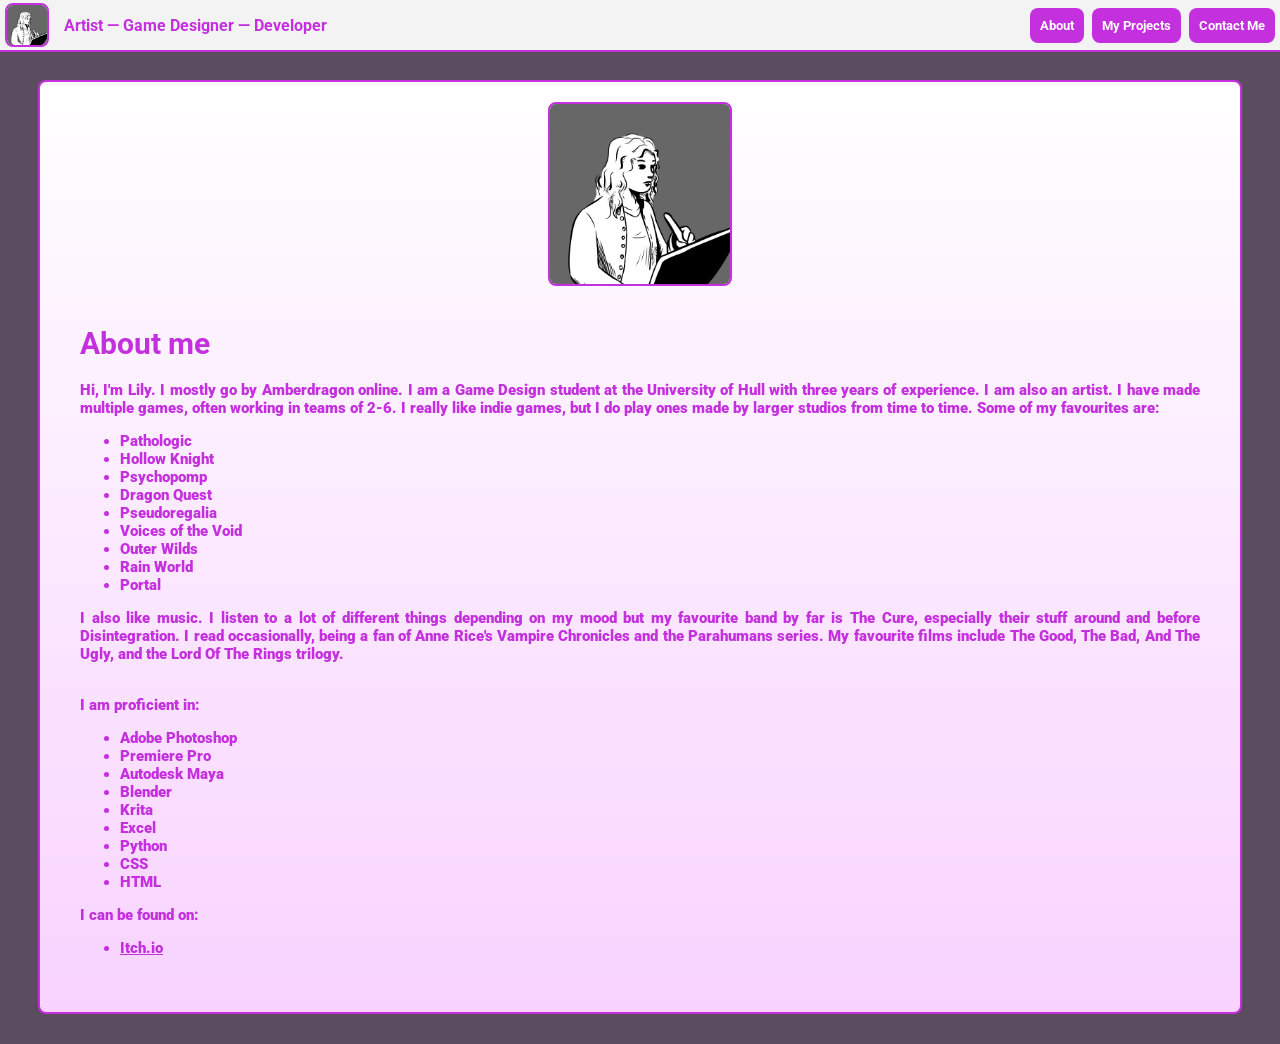
<file: about.html>
<!DOCTYPE html>

<head>
    <title>Lily Flaherty</title>
    <link rel="stylesheet" href="Styles/general.css">
    <link rel="preconnect" href="https://fonts.googleapis.com">
<link rel="preconnect" href="https://fonts.gstatic.com" crossorigin>
  <link href="https://fonts.googleapis.com/css2?family=Roboto:ital,wght@0,100..900;1,100..900&display=swap" rel="stylesheet">
</head>

<body>
    <header>
        <div class="header-bar">
            <div class="header-bar-left">
                <img src="Images/self-portrait.png">
                <p>
                    Artist — Game Designer — Developer
                </p>
            </div>
            <div class="header-bar-right">
                <a href="about.html">
                    <button>
                        <p class="header-button">
                            About 
                        </p>
                    </button>
                </a>
                <a href="projects.html">
                    <button>
                        <p class="header-button">
                            My Projects 
                        </p>
                    </button>
                </a>
                <a href="contact.html">
                    <button>
                        <p class="header-button">
                            Contact Me  
                        </p>
                    </button>
                </a>
            </div>
        </div>
    </header>
    <div class="about-container-border-container">
        <div class="about-container">
            <img src="Images/self-portrait.png" class="about-image">
            <div class="about-content-text">
                <h1>
                    About me
                </h1>
                <p>
                    Hi, I'm Lily. I mostly go by Amberdragon online. I am a Game Design student at the University of Hull with three years of experience. I am also an artist. 
                    I have made multiple games, often working in teams of 2-6. 
                    I really like indie games, but I do play ones made by larger studios from time to time. Some of my favourites are:
                    <ul>
                        <li>Pathologic</li>
                        <li>Hollow Knight</li>
                        <li>Psychopomp</li>
                        <li>Dragon Quest</li>
                        <li>Pseudoregalia</li>
                        <li>Voices of the Void</li>
                        <li>Outer Wilds</li>
                        <li>Rain World</li>
                        <li>Portal</li>
                    </ul>
                    I also like music. I listen to a lot of different things depending on my mood but my favourite band by far is The Cure, especially their stuff around and before Disintegration. I read occasionally, being a fan of Anne Rice's Vampire Chronicles and the Parahumans series. My favourite films include The Good, The Bad, And The Ugly, and the Lord Of The Rings trilogy.
                </p><br>
                    I am proficient in:
                    <ul>
                        <li>Adobe Photoshop</li>
                        <li>Premiere Pro</li>
                        <li>Autodesk Maya</li>
                        <li>Blender</li>
                        <li>Krita</li>
                        <li>Excel</li>
                        <li>Python</li>
                        <li>CSS</li>
                        <li>HTML</li>
                    </ul>
                    <p>I can be found on:</p>
                </p>
                <ul>
                    <li ><a href="https://amberdragon6666.itch.io/" class="about-link">Itch.io</a></li>
                </ul>
            </div>
        </div>
    </div>
</body>
</file>
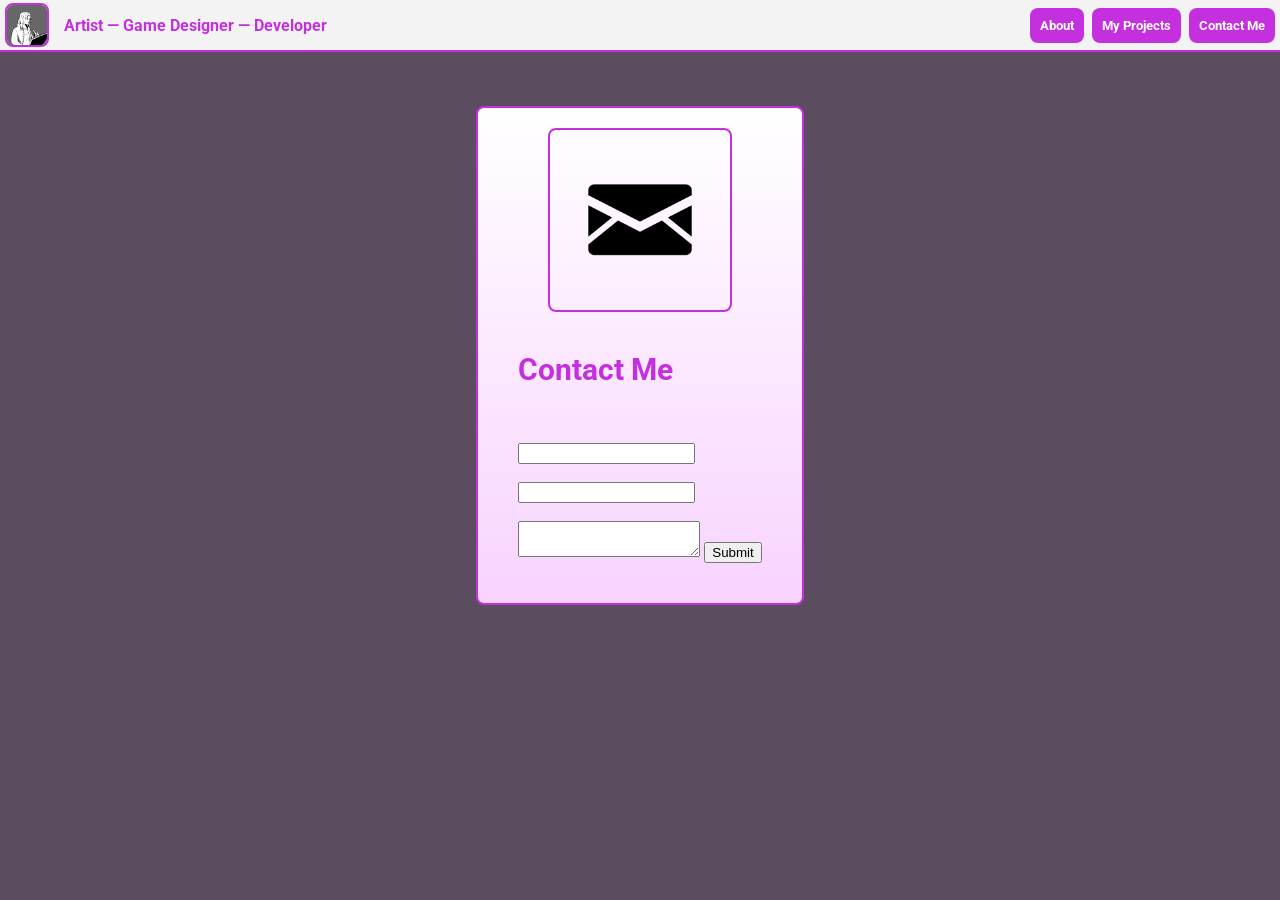
<file: contact.html>
<!DOCTYPE html>

<head>
    <title>Lily Flaherty</title>
    <link rel="stylesheet" href="Styles/general.css">
  <link rel="preconnect" href="https://fonts.googleapis.com">
  <link rel="preconnect" href="https://fonts.gstatic.com" crossorigin>
  <link href="https://fonts.googleapis.com/css2?family=Roboto:ital,wght@0,100..900;1,100..900&display=swap" rel="stylesheet">crossorigin>

<body>
    <header>
        <div class="header-bar">
            <div class="header-bar-left">
                <img src="Images/self-portrait.png">
                <p>
                    Artist — Game Designer — Developer
                </p>
            </div>
            <div class="header-bar-right">
                <a href="about.html">
                    <button>
                        <p class="header-button">
                            About 
                        </p>
                    </button>
                </a>
                <a href="projects.html">
                    <button>
                        <p class="header-button">
                            My Projects 
                        </p>
                    </button>
                </a>
                <a href="contact.html">
                    <button>
                        <p class="header-button">
                            Contact Me  
                        </p>
                    </button>
                </a>
            </div>
        </div>
    </header>
    <div class="about-container-border-container">
        <div class="about-container">
            <img src="Images/MailIcon.png" class="about-image">
            <span class="about-content-text">
                <h1>
                    Contact Me
                </h1>
                <form action="https://api.web3forms.com/submit" method="POST">
                    <input type="hidden" name="access_key" value="6d69c822-c894-48b2-a9d5-c7d3c9a5bc91"><br><br>
                    <input type="text" name="name" required><br><br>
                    <input type="email" name="email" required><br><br>
                    <textarea name="message" required></textarea>
                    <button type="submit">Submit</button>
                </form>
            </span>
        </div>
    </div>
</body>
</file>
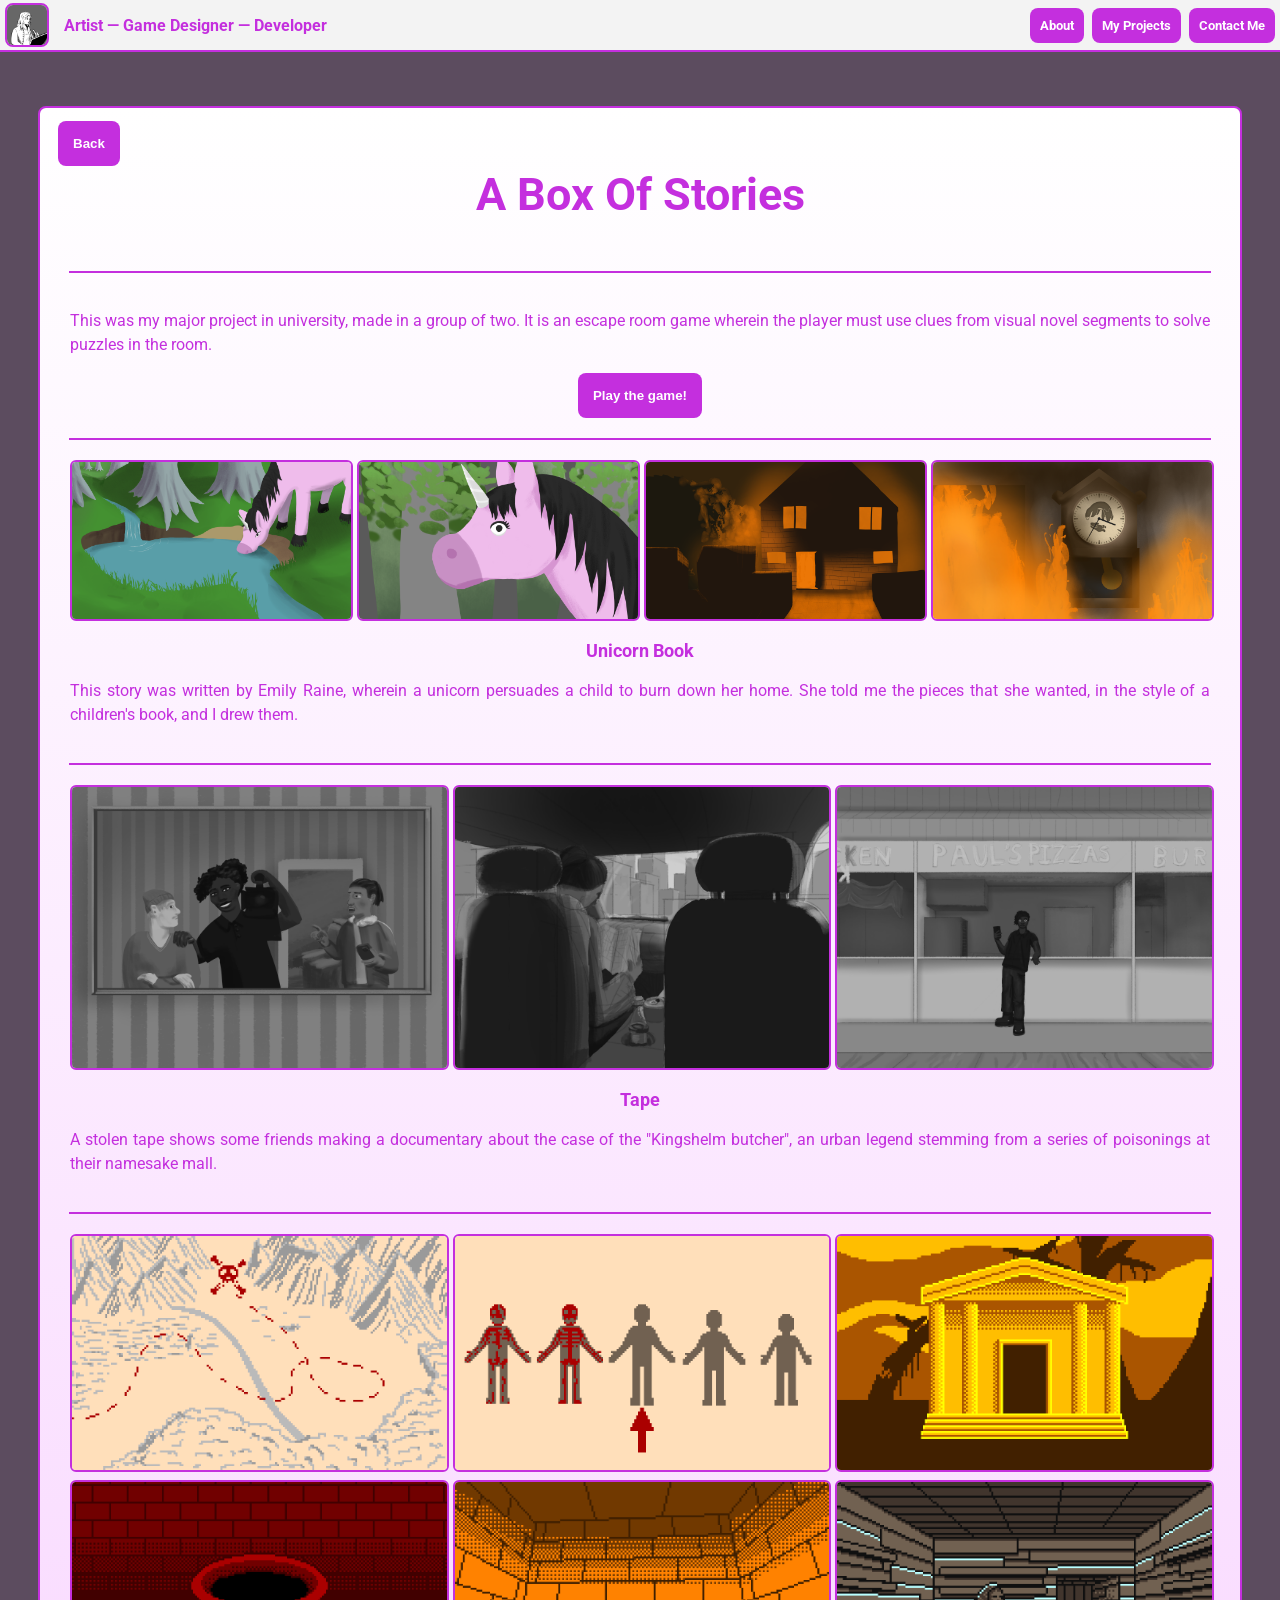
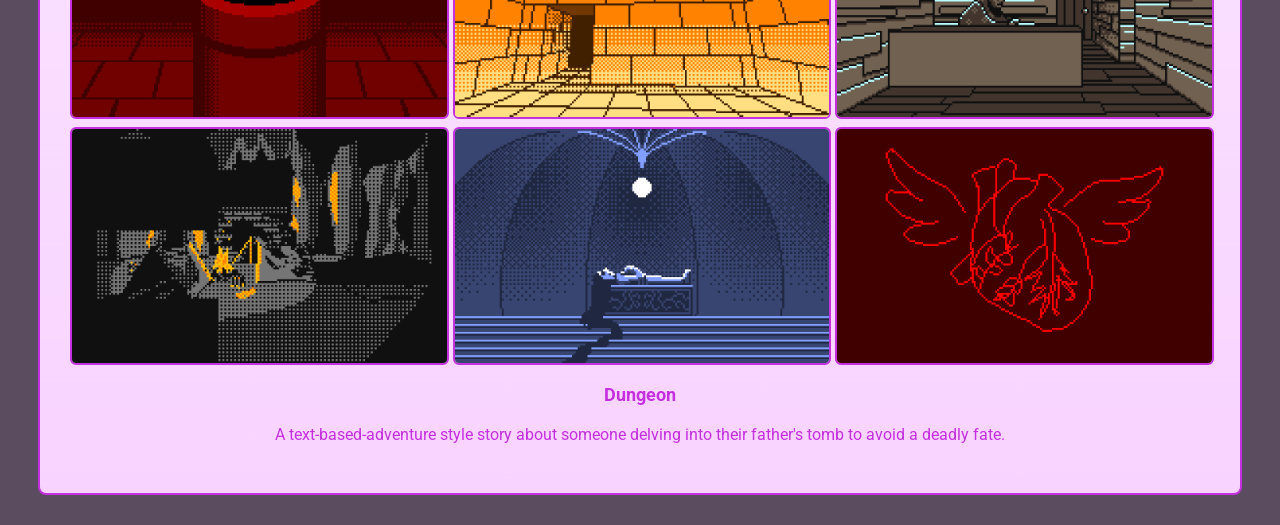
<file: InfoPages/aboxofstories.html>
<!DOCTYPE html>

<html>
  <head>
    <title>Lily Flaherty</title>
    <link rel="stylesheet" href="../Styles/general.css">
    <link rel="stylesheet" href="../Styles/info.css">
    <link rel="preconnect" href="https://fonts.googleapis.com">
    <link rel="preconnect" href="https://fonts.gstatic.com" crossorigin>
    <link href="https://fonts.googleapis.com/css2?family=Roboto:ital,wght@0,100..900;1,100..900&display=swap" rel="stylesheet">crossorigin>
  </head>
  <body>
    <header>
      <div class="header-bar">
        <div class="header-bar-left">
          <img src="../Images/self-portrait.png">
          <p>
            Artist — Game Designer — Developer
          </p>
        </div>
        <div class="header-bar-right">
          <a href="../about.html">
            <button>
              <p class="header-button">
                About 
              </p>
            </button>
          </a>
          <a href="../projects.html">
            <button>
              <p class="header-button">
                My Projects 
              </p>
            </button>
          </a>
          <a href="../contact.html">
            <button>
              <p class="header-button">
                Contact Me  
              </p>
            </button>
          </a>
        </div>
      </div>
    </header>
    <div class="about-container-border-container">
      <div class="info-container">
        <a class="info-back-button-container" href="../projects.html">
          <button>
            Back
          </button>
        </a>
        <h1 class="info-title">
          A Box Of Stories
        </h1>
        <hr>
        <p class="info-text">
          This was my major project in university, made in a group of two. It is an escape room game wherein the player must use clues from visual novel segments to solve puzzles in the room.
        </p>

        <a href="https://teamemberdragon.itch.io/a-box-of-stories">
          <button>
            Play the game!
          </button>
        </a>

        <hr>

        <div class="grid-four">
          <img class="grid-entry" src="../Images/Unicorn/Art1.png">
          <img class="grid-entry" src="../Images/Unicorn/ThumbnailNoHand.png">
          <img class="grid-entry" src="../Images/Unicorn/Art2.png">
          <img class="grid-entry" src="../Images/Unicorn/Art3.png">
        </div>

        <p class="subtitle">Unicorn Book</p>

        <p class="info-text">          
          This story was written by Emily Raine, wherein a unicorn persuades a child to burn down her home. She told me the pieces that she wanted, in the style of a children's book, and I drew them.
        </p>

        <hr>

        <div class="grid-three">
          <img class="grid-entry" src="../Images/Urbex/Art1.png">
          <img class="grid-entry" src="../Images/Urbex/Art2.png">
          <img class="grid-entry" src="../Images/Urbex/Art4Slideshow.gif">
        </div>

        <p class="subtitle">Tape</p>

        <p class="info-text">          
          A stolen tape shows some friends making a documentary about the case of the "Kingshelm butcher", an urban legend stemming from a series of poisonings at their namesake mall.
        </p>

        <hr>

        <div class="grid-three">
          <img class="grid-entry" src="../Images/Dungeon/DungeonCompleteHighRes1.png">
          <img class="grid-entry" src="../Images/Dungeon/DungeonCompleteHighRes2.png">
          <img class="grid-entry" src="../Images/Dungeon/DungeonCompleteHighRes3.png">
          <img class="grid-entry" src="../Images/Dungeon/DungeonCompleteHighRes5.png">
          <img class="grid-entry" src="../Images/Dungeon/DungeonCompleteHighRes12.png">
          <img class="grid-entry" src="../Images/Dungeon/DungeonCompleteHighRes13.png">
          <img class="grid-entry" src="../Images/Dungeon/DungeonCompleteHighRes15.png">
          <img class="grid-entry" src="../Images/Dungeon/DungeonCompleteHighRes18.png">
          <img class="grid-entry" src="../Images/Dungeon/art13.gif">
        </div>

        <p class="subtitle">Dungeon</p>

        <p class="info-text">          
          A text-based-adventure style story about someone delving into their father's tomb to avoid a deadly fate.
        </p>
        
      </div>
    </div>
  </body>
</html>
</file>
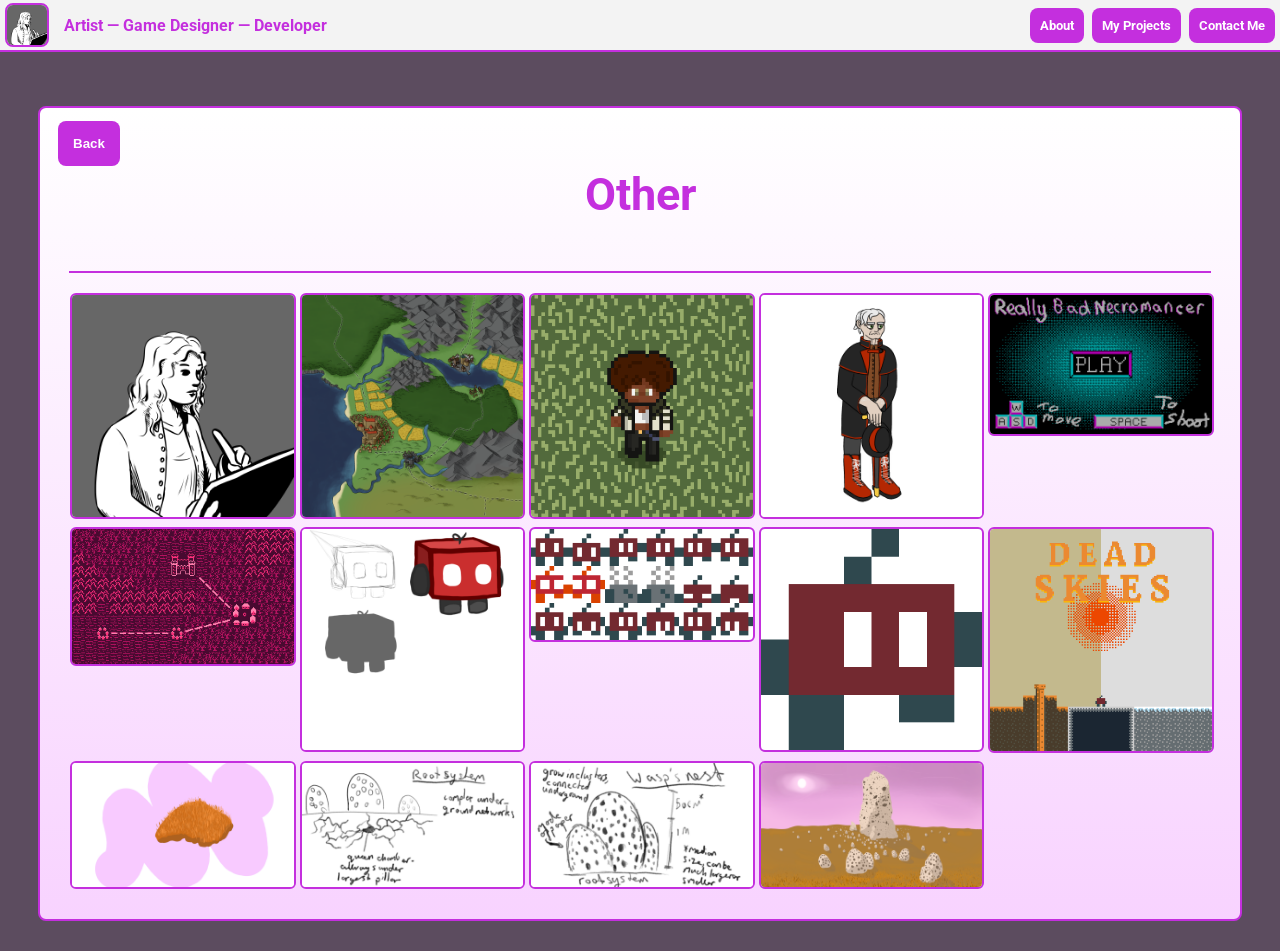
<file: InfoPages/otherstuff.html>
<!DOCTYPE html>

<html>
  <head>
    <title>Lily Flaherty</title>
    <link rel="stylesheet" href="../Styles/general.css">
    <link rel="stylesheet" href="../Styles/info.css">
    <link rel="preconnect" href="https://fonts.googleapis.com">
    <link rel="preconnect" href="https://fonts.gstatic.com" crossorigin>
    <link href="https://fonts.googleapis.com/css2?family=Roboto:ital,wght@0,100..900;1,100..900&display=swap" rel="stylesheet">crossorigin>
  </head>
  <body>
    <header>
      <div class="header-bar">
        <div class="header-bar-left">
          <img src="../Images/self-portrait.png">
          <p>
            Artist — Game Designer — Developer
          </p>
        </div>
        <div class="header-bar-right">
          <a href="../about.html">
            <button>
              <p class="header-button">
                About 
              </p>
            </button>
          </a>
          <a href="../projects.html">
            <button>
              <p class="header-button">
                My Projects 
              </p>
            </button>
          </a>
          <a href="../contact.html">
            <button>
              <p class="header-button">
                Contact Me  
              </p>
            </button>
          </a>
        </div>
      </div>
    </header>
    <div class="about-container-border-container">
      <div class="info-container">
        <a class="info-back-button-container" href="../projects.html">
          <button class="info-back-button">
            Back
          </button>
        </a>
        <h1 class="info-title">
          Other
        </h1>
        <hr>
        <div class="grid-five">
          <img class="grid-entry" src="../Images/Misc/self-portrait.png">
          <img class="grid-entry" src="../Images/Misc/Map.png">
          <img class="grid-entry" src="../Images/Misc/PandoraAttack.gif">
          <img class="grid-entry" src="../Images/Misc/Lorraine.png">
          <img class="grid-entry" src="../Images/Misc/Menmoreu.png">
          <img class="grid-entry" src="../Images/Misc/mapprototype.png">
          <img class="grid-entry" src="../Images/Misc/RedRobot.png">
          <img class="grid-entry" src="../Images/Misc/Character01sprresheet-export.png">
          <img class="grid-entry" src="../Images/Misc/Character01.gif">
          <img class="grid-entry" src="../Images/Misc/Poster.png">
          <img class="grid-entry" src="../Images/Misc/moss progress 3.png">
          <img class="grid-entry" src="../Images/Misc/Sponge root diagram.png">
          <img class="grid-entry" src="../Images/Misc/sponge 2 close up.png">
          <img class="grid-entry" src="../Images/Misc/final environment alien landscape 7.png">
        </div>
      </div>
    </div>
  </body>
</html>
</file>
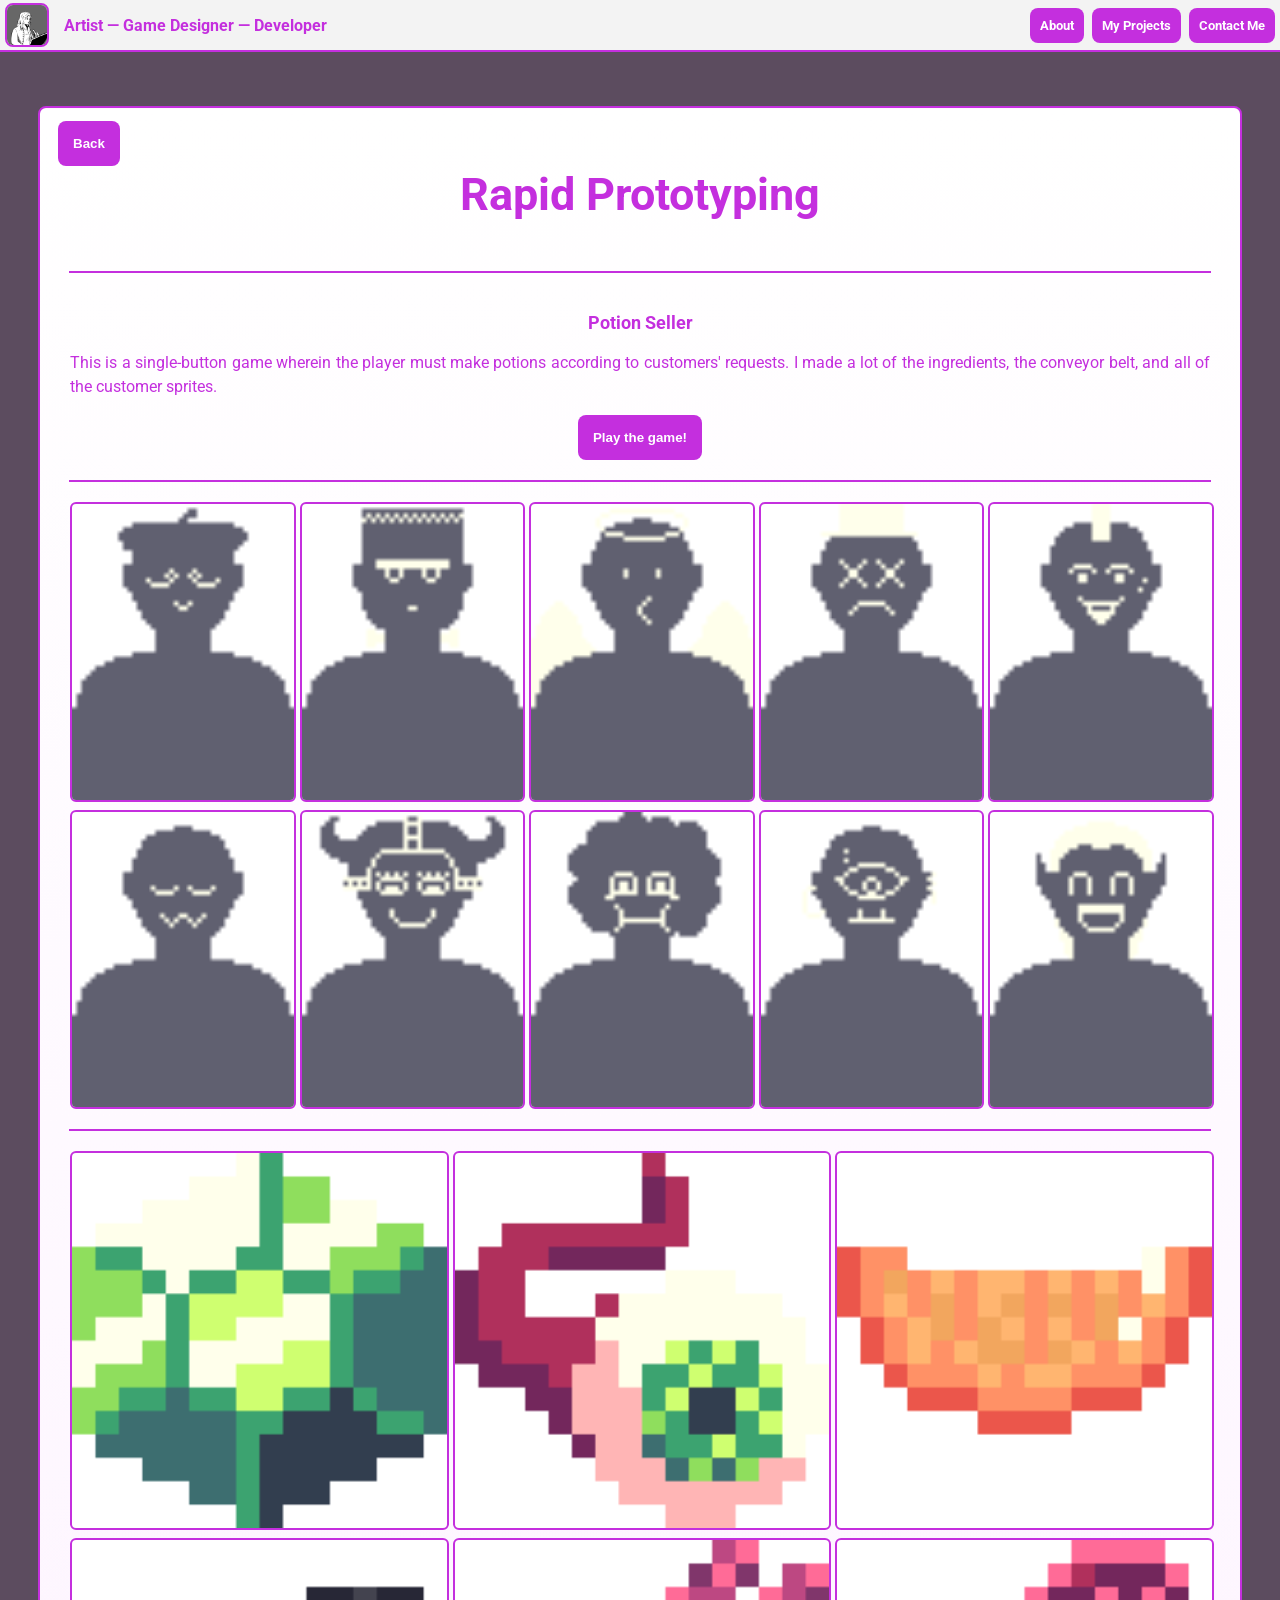
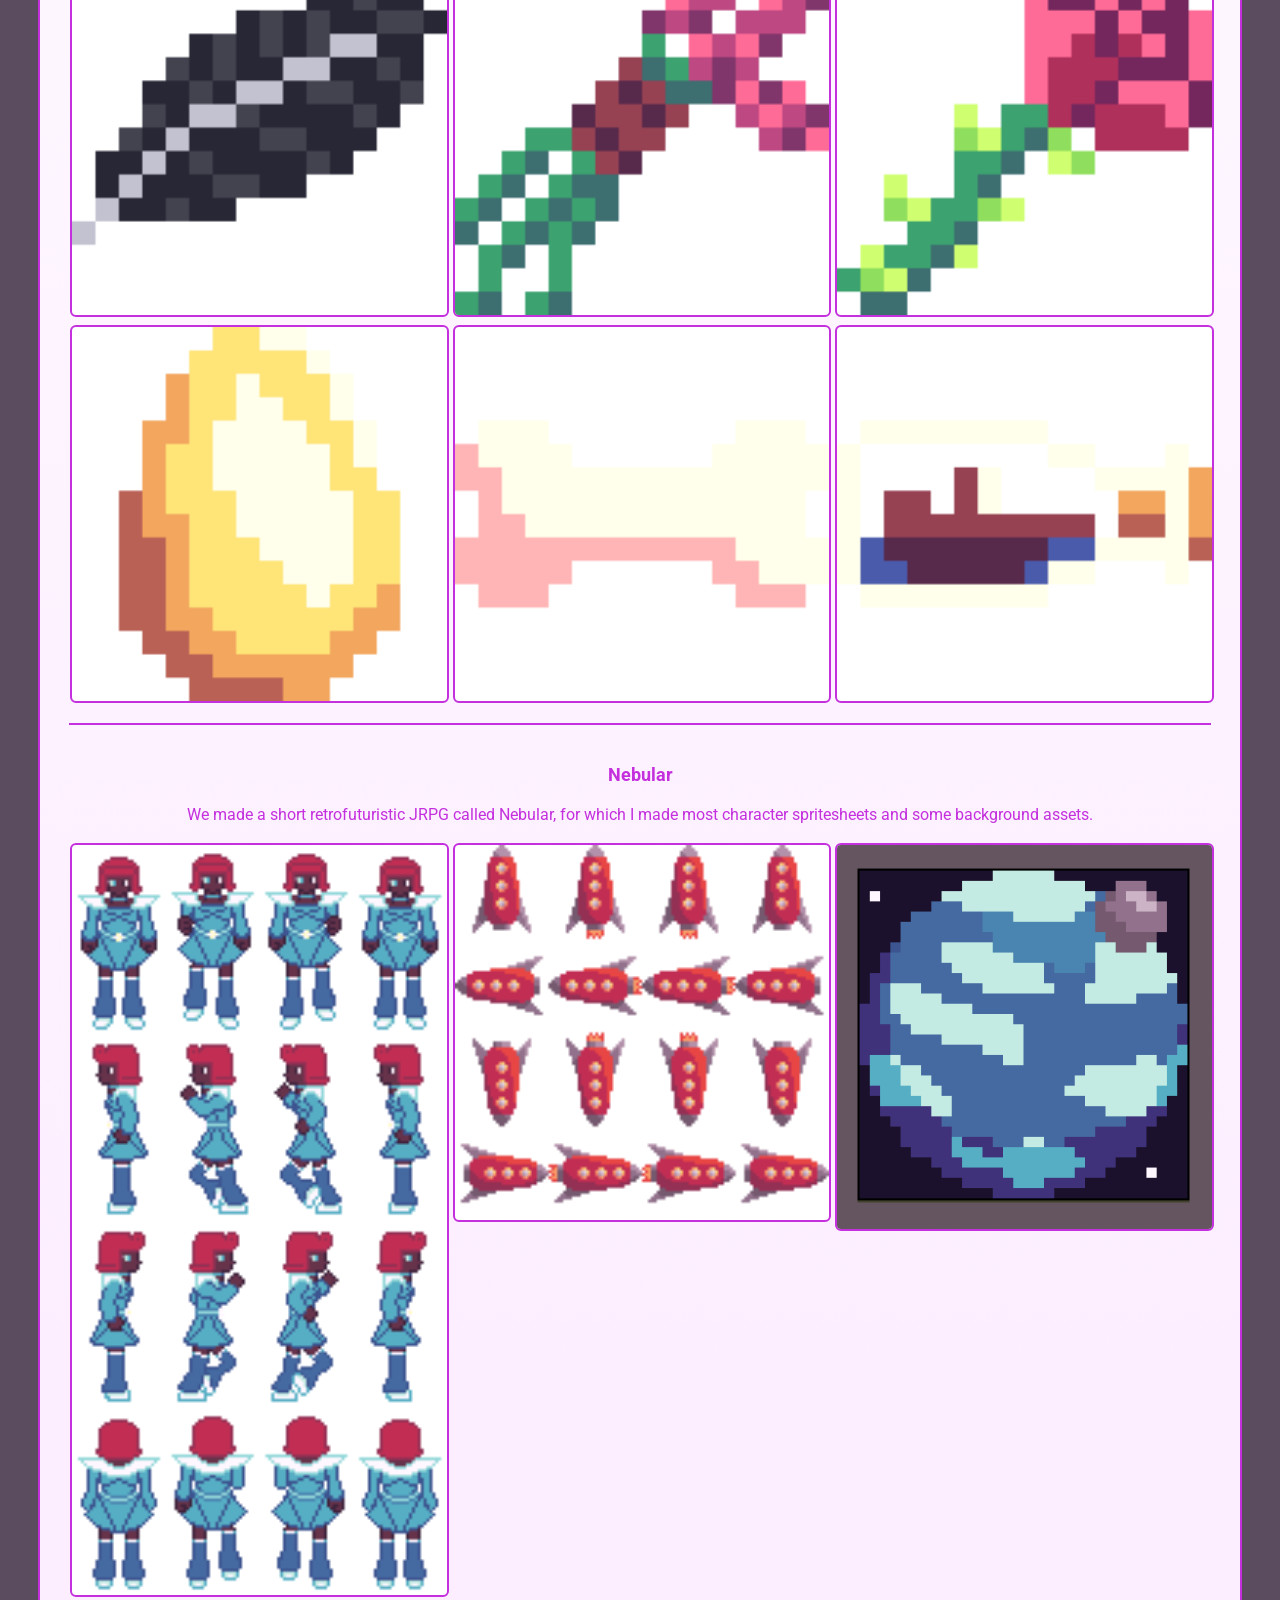
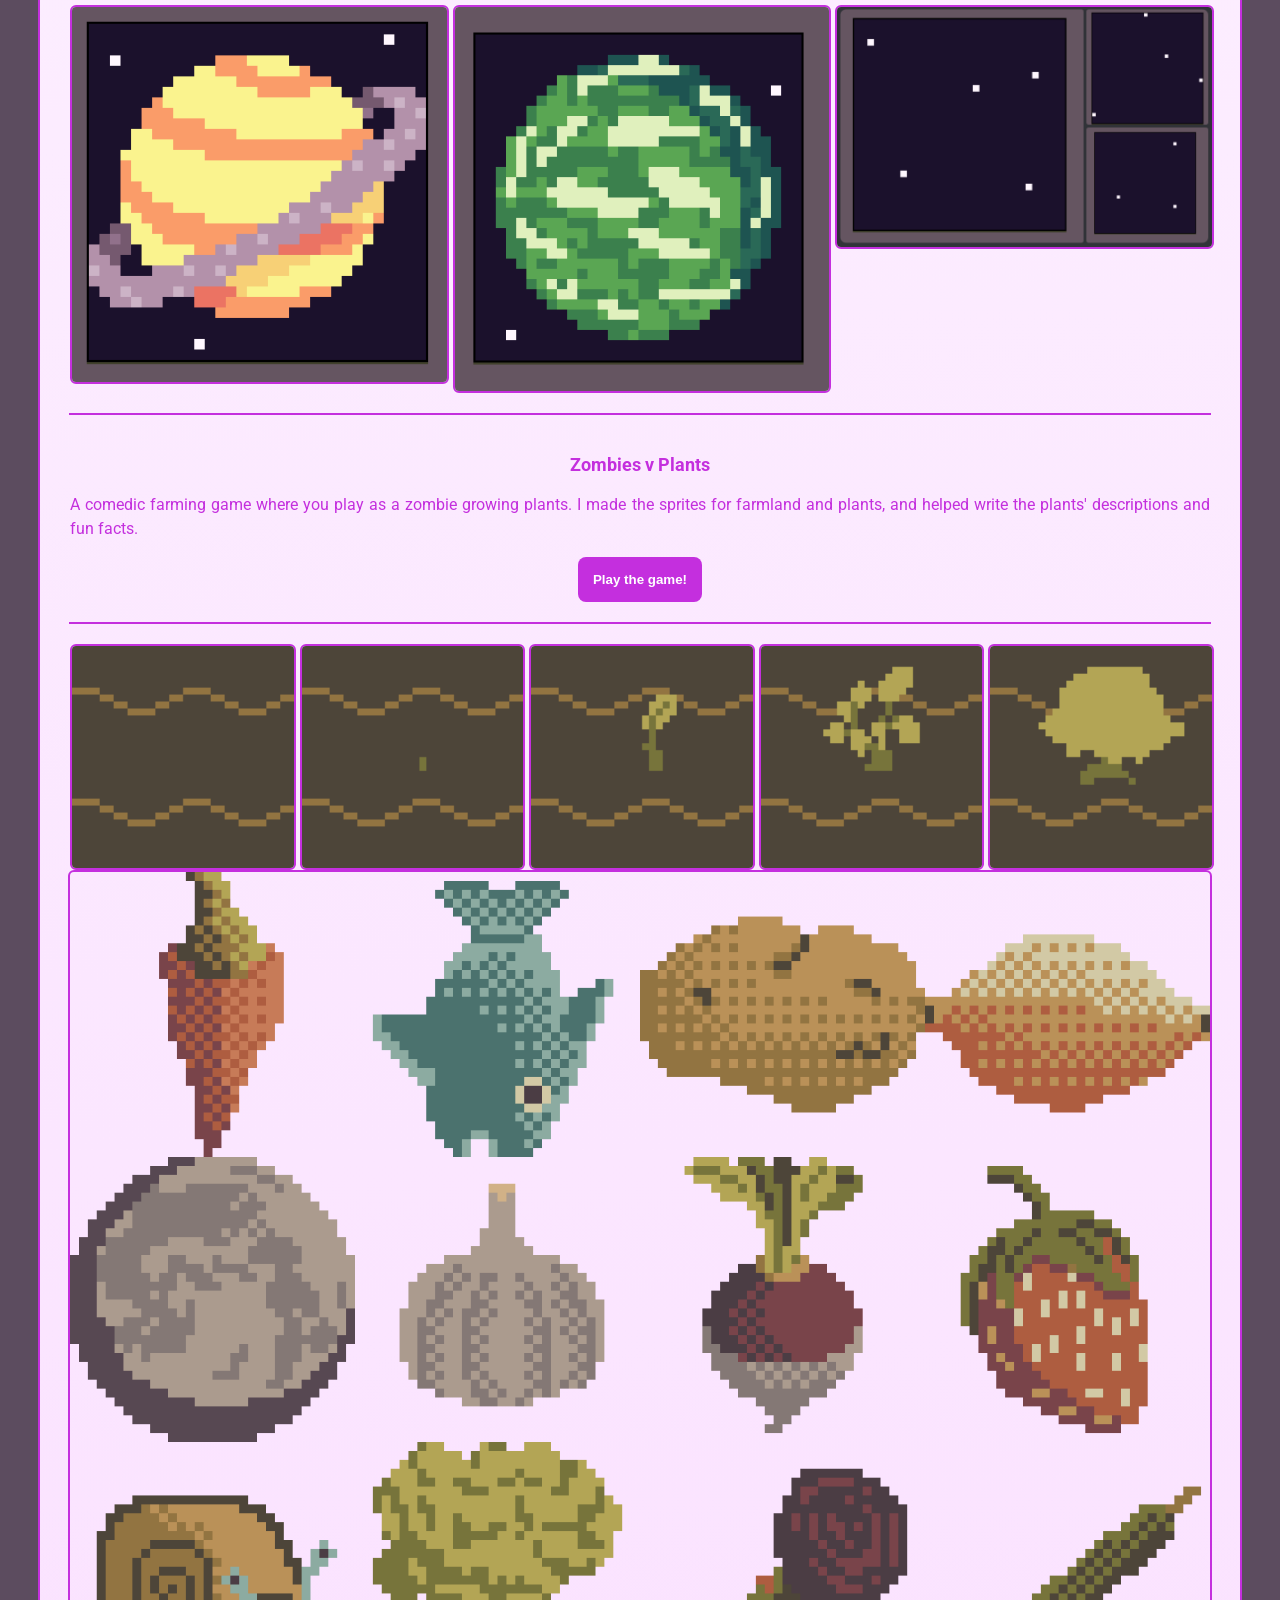
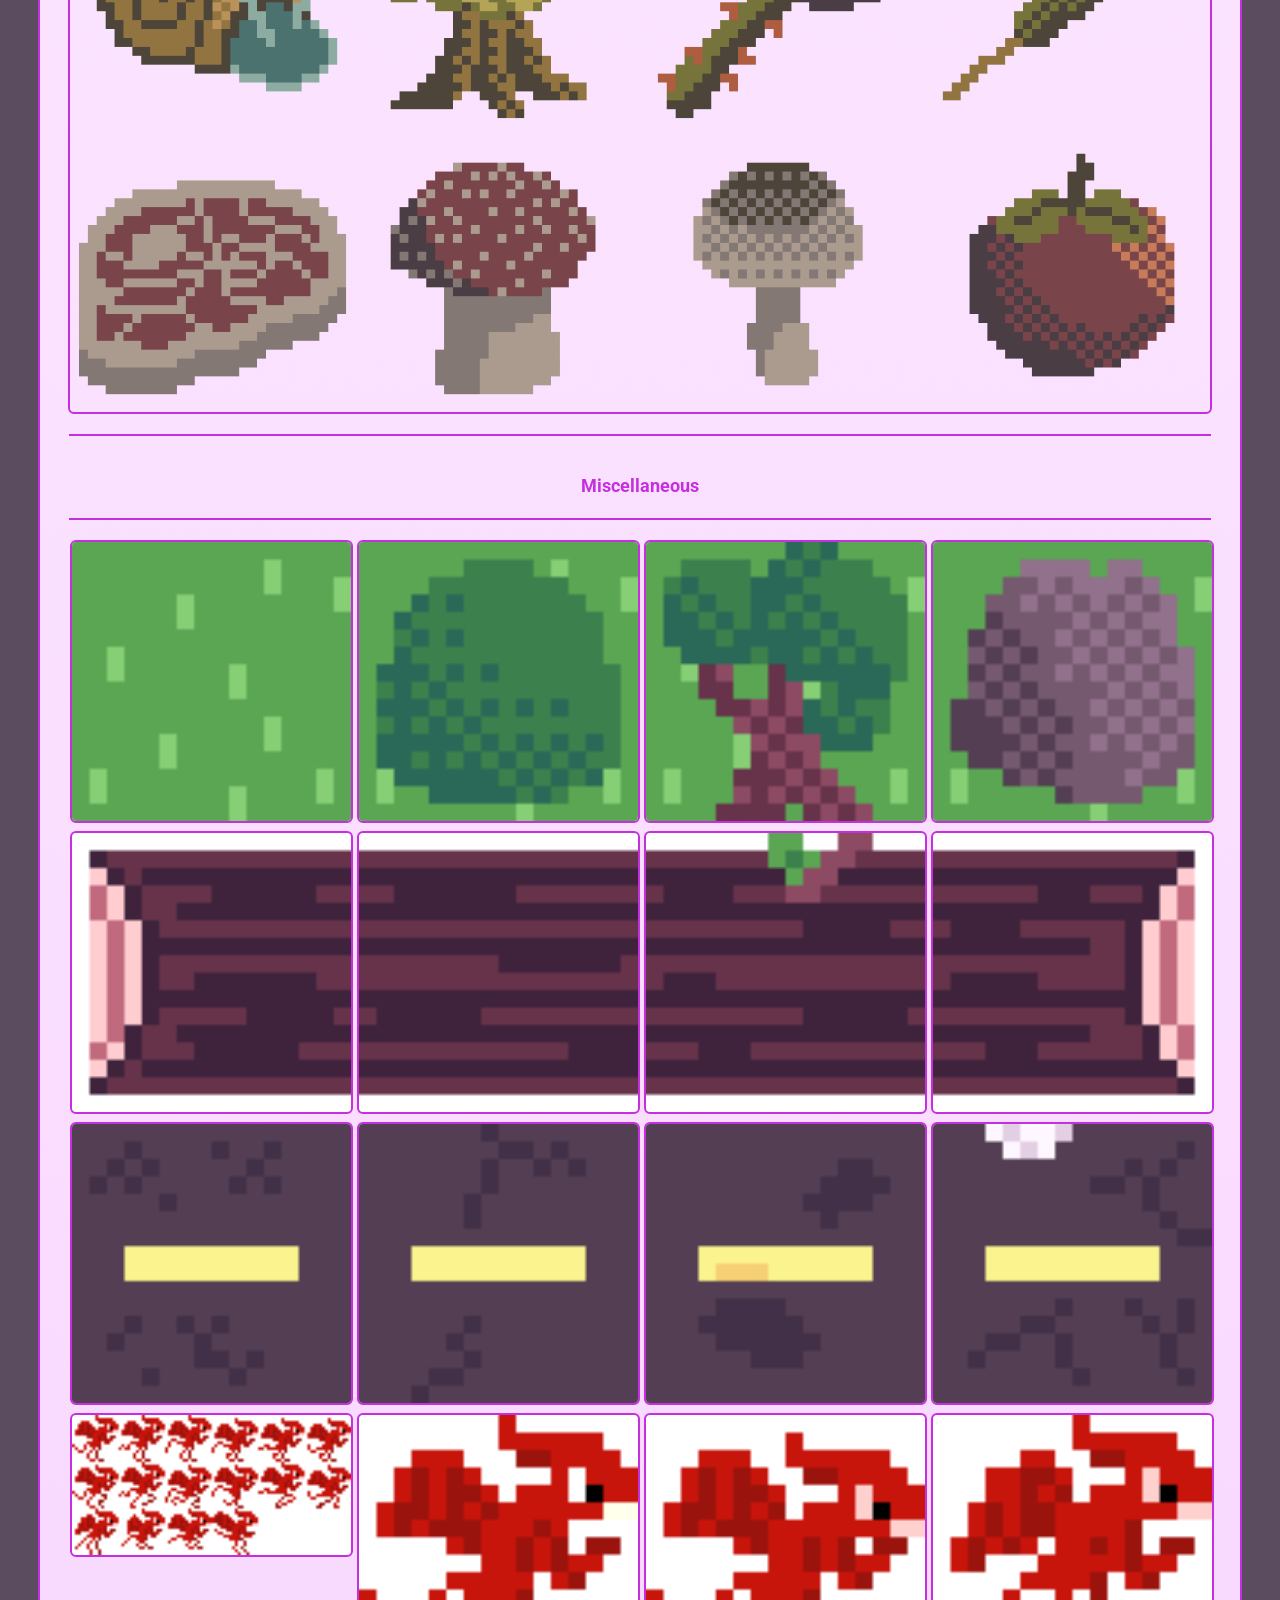
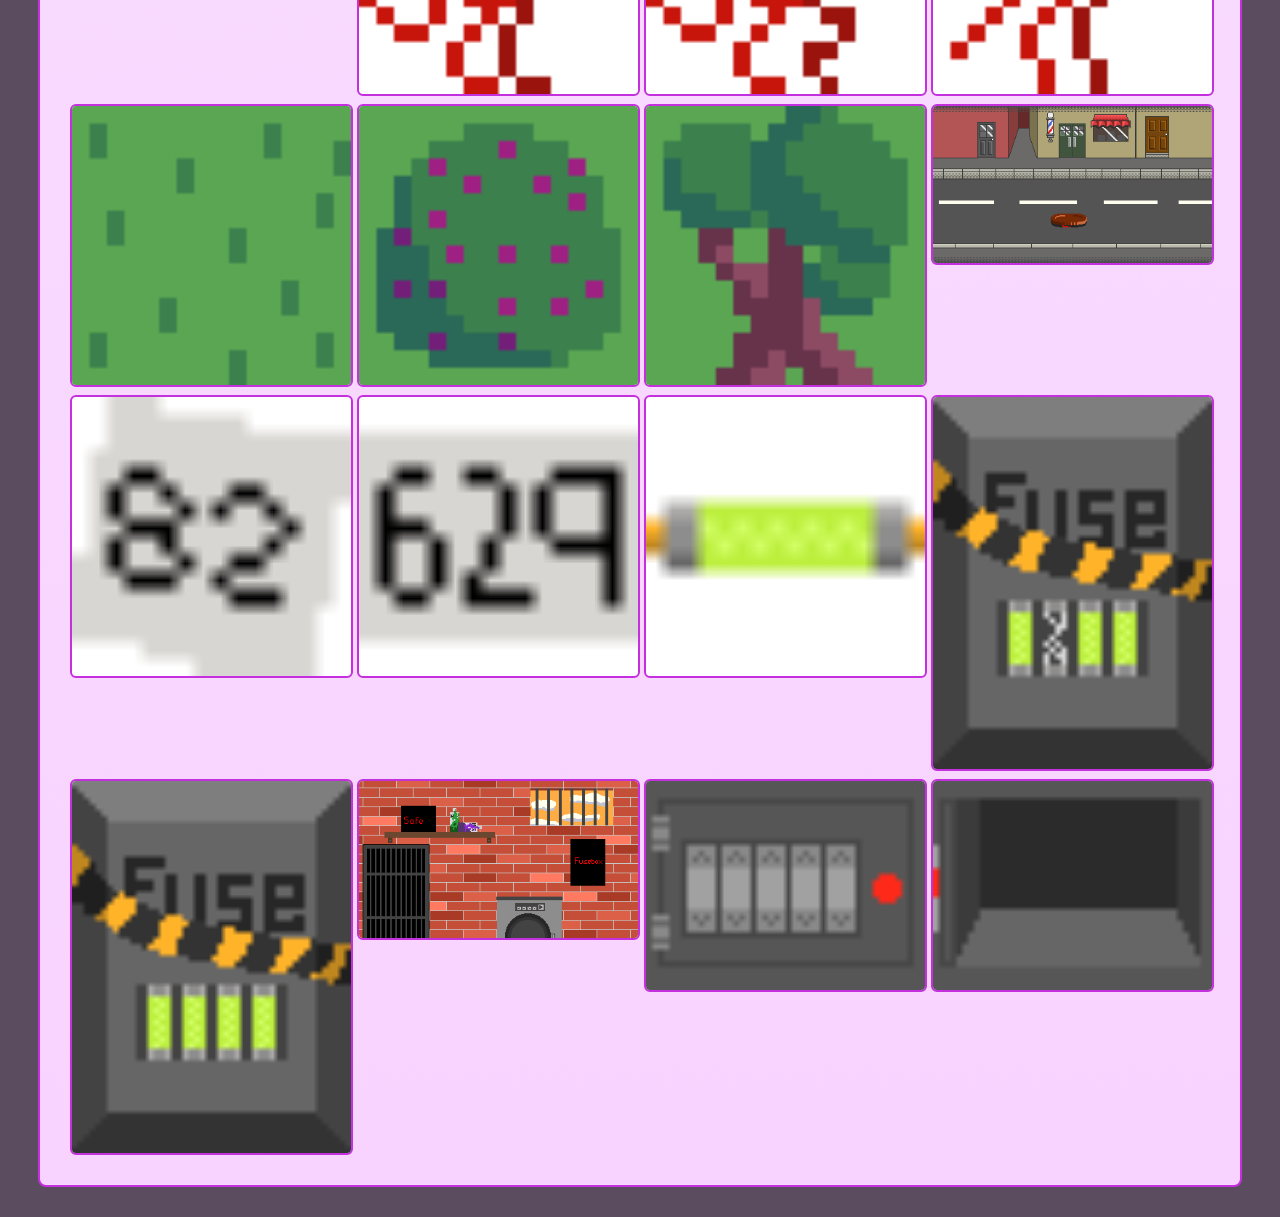
<file: InfoPages/rapidprototyping.html>
<!DOCTYPE html>

<html>
  <head>
    <title>Lily Flaherty</title>
    <link rel="stylesheet" href="../Styles/general.css">
    <link rel="stylesheet" href="../Styles/info.css">
    <link rel="preconnect" href="https://fonts.googleapis.com">
    <link rel="preconnect" href="https://fonts.gstatic.com" crossorigin>
    <link href="https://fonts.googleapis.com/css2?family=Roboto:ital,wght@0,100..900;1,100..900&display=swap" rel="stylesheet">crossorigin>
  </head>
  <body>
    <header>
      <div class="header-bar">
        <div class="header-bar-left">
          <img src="../Images/self-portrait.png">
          <p>
            Artist — Game Designer — Developer
          </p>
        </div>
        <div class="header-bar-right">
          <a href="../about.html">
            <button>
              <p class="header-button">
                About 
              </p>
            </button>
          </a>
          <a href="../projects.html">
            <button>
              <p class="header-button">
                My Projects 
              </p>
            </button>
          </a>
          <a href="../contact.html">
            <button>
              <p class="header-button">
                Contact Me  
              </p>
            </button>
          </a>
        </div>
      </div>
    </header>
    <div class="about-container-border-container">
      <div class="info-container">
        <a class="info-back-button-container" href="../projects.html">
          <button class="info-back-button">
            Back
          </button>
        </a>
        <h1 class="info-title">
          Rapid Prototyping
        </h1>
        <hr>
        <p class="subtitle">
          Potion Seller
        </p>
        <p class="info-text">
          This is a single-button game wherein the player must make potions according to customers' requests. I made a lot of the ingredients, the conveyor belt, and all of the customer sprites.
        </p>
        <a href="https://pilcro.itch.io/potion-seller">
          <button>
            Play the game!
          </button>
        </a>
        <hr>
        <div class="grid-five">
          <img class="grid-entry" src="../Images/RapidPrototyping/First/Customer1.png">
          <img class="grid-entry" src="../Images/RapidPrototyping/First/Customer2.png">
          <img class="grid-entry" src="../Images/RapidPrototyping/First/Customer3.png">
          <img class="grid-entry" src="../Images/RapidPrototyping/First/Customer4.png">
          <img class="grid-entry" src="../Images/RapidPrototyping/First/Customer5.png">
          <img class="grid-entry" src="../Images/RapidPrototyping/First/Customer6.png">
          <img class="grid-entry" src="../Images/RapidPrototyping/First/Customer7.png">
          <img class="grid-entry" src="../Images/RapidPrototyping/First/Customer8.png">
          <img class="grid-entry" src="../Images/RapidPrototyping/First/Customer9.png">
          <img class="grid-entry" src="../Images/RapidPrototyping/First/Customer10.png">
        </div>
        <hr>
        <div class="grid-three">
          <img class="grid-entry" src="../Images/RapidPrototyping/First/Ingredient1.png">
          <img class="grid-entry" src="../Images/RapidPrototyping/First/Ingredient2.png">
          <img class="grid-entry" src="../Images/RapidPrototyping/First/Ingredient3.png">
          <img class="grid-entry" src="../Images/RapidPrototyping/First/Ingredient4.png">
          <img class="grid-entry" src="../Images/RapidPrototyping/First/Ingredient5.png">
          <img class="grid-entry" src="../Images/RapidPrototyping/First/Ingredient6.png">
          <img class="grid-entry" src="../Images/RapidPrototyping/First/Ingredient7.png">
          <img class="grid-entry" src="../Images/RapidPrototyping/First/Ingredient8.png">
          <img class="grid-entry" src="../Images/RapidPrototyping/First/Ingredient9.png">
        </div>
        <hr>
        <p class="subtitle">Nebular</p>
        <p class="info-text">          
          We made a short retrofuturistic JRPG called Nebular, for which I made most character spritesheets and some background assets.
        </p>
        <div class="grid-three">
          <img class="grid-entry" src="../Images/RapidPrototyping/Second/Captain.png">
          <img class="grid-entry" src="../Images/RapidPrototyping/Second/RocketShip.png">
          <img class="grid-entry" src="../Images/RapidPrototyping/Second/Planet1.png">
          <img class="grid-entry" src="../Images/RapidPrototyping/Second/Planet2.png">
          <img class="grid-entry" src="../Images/RapidPrototyping/Second/Planet3.png">
          <img class="grid-entry" src="../Images/RapidPrototyping/Second/Stars.png">
        </div>
        <hr>
        <p class="subtitle">Zombies v Plants</p>
        <p class="info-text">          
          A comedic farming game where you play as a zombie growing plants. I made the sprites for farmland and plants, and helped write the plants' descriptions and fun facts.
        </p>
        <a href="https://pilcro.itch.io/zvp">
          <button>
            Play the game!
          </button>
        </a>
        <hr>
        <div class="grid-five">
          <img class="grid-entry" src="../Images/RapidPrototyping/Third/Farmland1.png">
          <img class="grid-entry" src="../Images/RapidPrototyping/Third/Farmland2.png">
          <img class="grid-entry" src="../Images/RapidPrototyping/Third/Farmland3.png">
          <img class="grid-entry" src="../Images/RapidPrototyping/Third/Farmland4.png">
          <img class="grid-entry" src="../Images/RapidPrototyping/Third/Farmland5.png">
        </div>
        <img src="../Images/RapidPrototyping/Third/Plants-export-HD.png" style="width: 100%;">
        <hr>
        <p class="subtitle">Miscellaneous</p>
        <hr>
        <div class="grid-four">
          <img class="grid-entry" src="../Images/RapidPrototyping/Misc/Grass1.png">
          <img class="grid-entry" src="../Images/RapidPrototyping/Misc/Grass2.png">
          <img class="grid-entry" src="../Images/RapidPrototyping/Misc/Grass3.png">
          <img class="grid-entry" src="../Images/RapidPrototyping/Misc/Grass4.png">
          <img class="grid-entry" src="../Images/RapidPrototyping/Misc/Log1.png">
          <img class="grid-entry" src="../Images/RapidPrototyping/Misc/log2.png">
          <img class="grid-entry" src="../Images/RapidPrototyping/Misc/Log3.png">
          <img class="grid-entry" src="../Images/RapidPrototyping/Misc/Log4.png">
          <img class="grid-entry" src="../Images/RapidPrototyping/Misc/Road1.png">
          <img class="grid-entry" src="../Images/RapidPrototyping/Misc/Road2.png">
          <img class="grid-entry" src="../Images/RapidPrototyping/Misc/Road3.png">
          <img class="grid-entry" src="../Images/RapidPrototyping/Misc/Road4.png">
          <img class="grid-entry" src="../Images/RapidPrototyping/Misc/dude.png">
          <img class="grid-entry" src="../Images/RapidPrototyping/Misc/SIllylittleguy.gif">
          <img class="grid-entry" src="../Images/RapidPrototyping/Misc/Walkingtest.gif">
          <img class="grid-entry" src="../Images/RapidPrototyping/Misc/Jump.gif">
          <img class="grid-entry" src="../Images/RapidPrototyping/Misc/proto1.png">
          <img class="grid-entry" src="../Images/RapidPrototyping/Misc/proto2.png">
          <img class="grid-entry" src="../Images/RapidPrototyping/Misc/proto3.png">
          <img class="grid-entry" src="../Images/RapidPrototyping/Misc/landscape.gif">
          <img class="grid-entry" src="../Images/RapidPrototyping/Misc/82.png">
          <img class="grid-entry" src="../Images/RapidPrototyping/Misc/629.png">
          <img class="grid-entry" src="../Images/RapidPrototyping/Misc/fuse.png">
          <img class="grid-entry" src="../Images/RapidPrototyping/Misc/fusebox2.png">
          <img class="grid-entry" src="../Images/RapidPrototyping/Misc/fusebox1.png">
          <img class="grid-entry" src="../Images/RapidPrototyping/Misc/main.png">
          <img class="grid-entry" src="../Images/RapidPrototyping/Misc/safe1.png">
          <img class="grid-entry" src="../Images/RapidPrototyping/Misc/safe2.png">
        </div>
      </div>
    </div>
  </body>
</html>
</file>
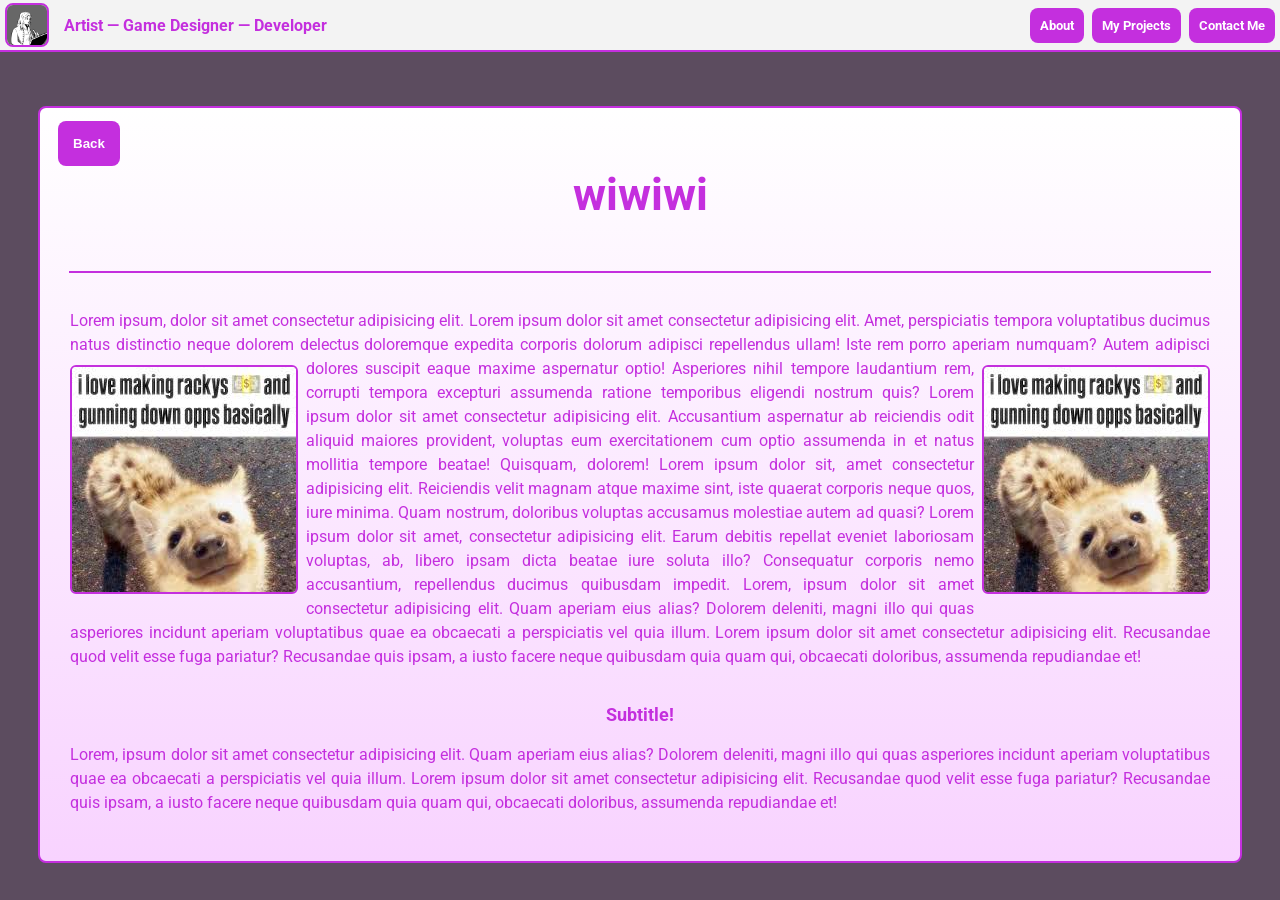
<file: InfoPages/templateinfopage.html>
<!DOCTYPE html>

<html>
  <head>
    <title>Lily Flaherty</title>
    <link rel="stylesheet" href="../Styles/general.css">
    <link rel="stylesheet" href="../Styles/info.css">
    <link rel="preconnect" href="https://fonts.googleapis.com">
    <link rel="preconnect" href="https://fonts.gstatic.com" crossorigin>
    <link href="https://fonts.googleapis.com/css2?family=Roboto:ital,wght@0,100..900;1,100..900&display=swap" rel="stylesheet">crossorigin>
  </head>
  <body>
    <header>
      <div class="header-bar">
        <div class="header-bar-left">
          <img src="../Images/self-portrait.png">
          <p>
            Artist — Game Designer — Developer
          </p>
        </div>
        <div class="header-bar-right">
          <a href="../about.html">
            <button>
              <p class="header-button">
                About 
              </p>
            </button>
          </a>
          <a href="../projects.html">
            <button>
              <p class="header-button">
                My Projects 
              </p>
            </button>
          </a>
          <a href="../contact.html">
            <button>
              <p class="header-button">
                Contact Me  
              </p>
            </button>
          </a>
        </div>
      </div>
    </header>
    <div class="about-container-border-container">
      <div class="info-container">
        <a class="info-back-button-container" href="../projects.html">
          <button class="info-back-button">
            Back
          </button>
        </a>
        <h1 class="info-title">
          wiwiwi
        </h1>
        <hr>
        <p class="info-text">
          Lorem ipsum, dolor sit amet consectetur adipisicing elit. Lorem ipsum dolor sit amet consectetur adipisicing elit. Amet, perspiciatis tempora voluptatibus ducimus natus distinctio neque dolorem delectus doloremque expedita corporis dolorum adipisci repellendus ullam! Iste rem porro aperiam numquam? 
          <img src="../Images/placeholder.jpg" class="floating-image-left"> 
          <img src="../Images/placeholder.jpg" class="floating-image-right"> 
          Autem adipisci dolores suscipit eaque maxime aspernatur optio! Asperiores nihil tempore laudantium rem, corrupti tempora excepturi assumenda ratione temporibus eligendi nostrum quis?
          Lorem ipsum dolor sit amet consectetur adipisicing elit. Accusantium aspernatur ab reiciendis odit aliquid maiores provident, voluptas eum exercitationem cum optio assumenda in et natus mollitia tempore beatae! Quisquam, dolorem!
          Lorem ipsum dolor sit, amet consectetur adipisicing elit. Reiciendis velit magnam atque maxime sint, iste quaerat corporis neque quos, iure minima. Quam nostrum, doloribus voluptas accusamus molestiae autem ad quasi?
          Lorem ipsum dolor sit amet, consectetur adipisicing elit. Earum debitis repellat eveniet laboriosam voluptas, ab, libero ipsam dicta beatae iure soluta illo? Consequatur corporis nemo accusantium, repellendus ducimus quibusdam impedit.
          Lorem, ipsum dolor sit amet consectetur adipisicing elit. Quam aperiam eius alias? Dolorem deleniti, magni illo qui quas asperiores incidunt aperiam voluptatibus quae ea obcaecati a perspiciatis vel quia illum.
          Lorem ipsum dolor sit amet consectetur adipisicing elit. Recusandae quod velit esse fuga pariatur? Recusandae quis ipsam, a iusto facere neque quibusdam quia quam qui, obcaecati doloribus, assumenda repudiandae et!
        </p>
        <p class="subtitle">Subtitle!</p>
        <p class="info-text">          
          Lorem, ipsum dolor sit amet consectetur adipisicing elit. Quam aperiam eius alias? Dolorem deleniti, magni illo qui quas asperiores incidunt aperiam voluptatibus quae ea obcaecati a perspiciatis vel quia illum.
          Lorem ipsum dolor sit amet consectetur adipisicing elit. Recusandae quod velit esse fuga pariatur? Recusandae quis ipsam, a iusto facere neque quibusdam quia quam qui, obcaecati doloribus, assumenda repudiandae et!
        </p>
      </div>
    </div>
  </body>
</html>
</file>
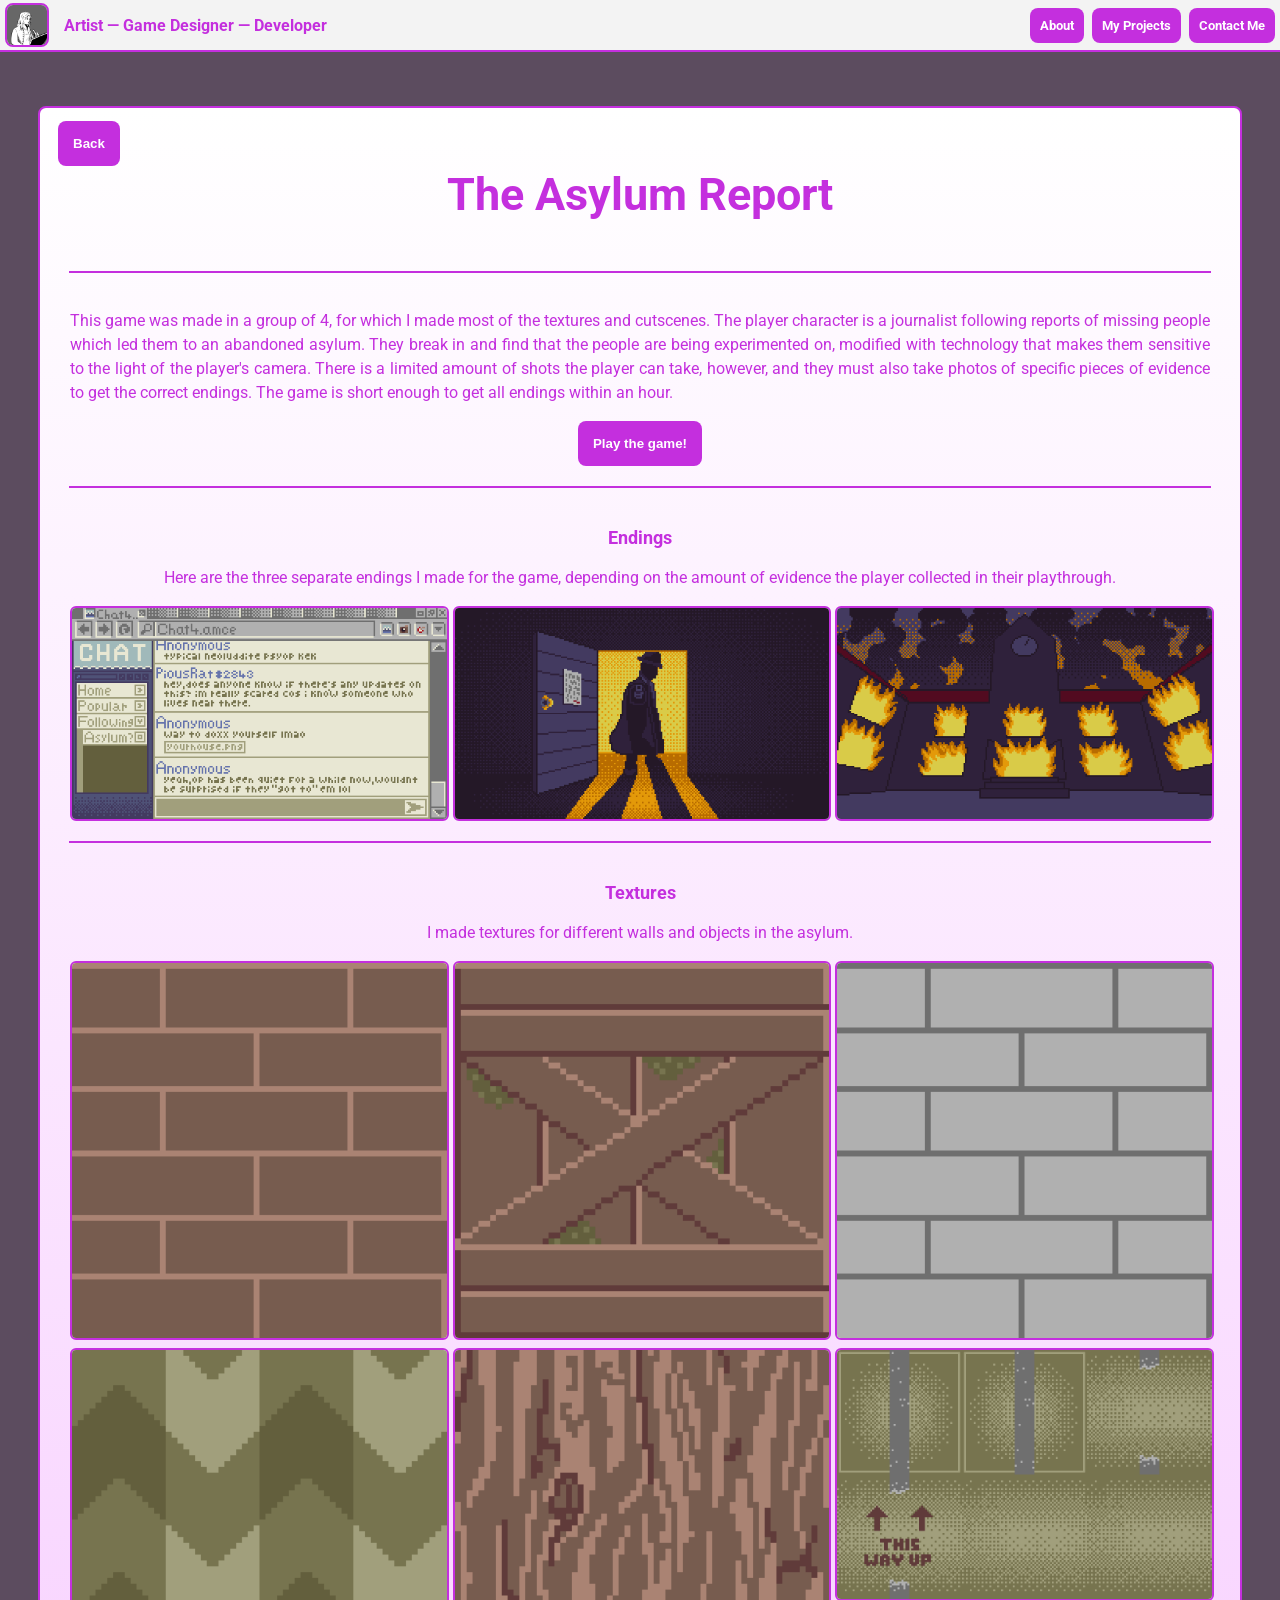
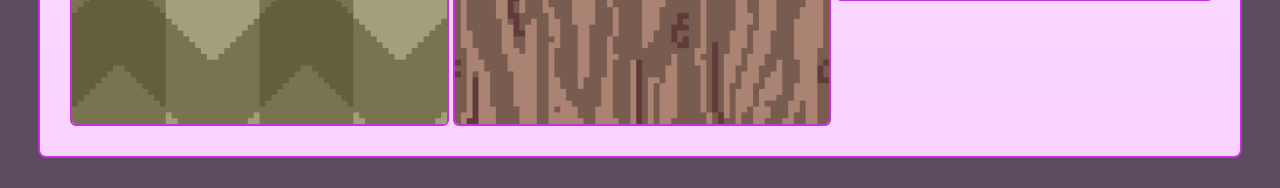
<file: InfoPages/theasylumreport.html>
<!DOCTYPE html>

<html>
  <head>
    <title>Lily Flaherty</title>
    <link rel="stylesheet" href="../Styles/general.css">
    <link rel="stylesheet" href="../Styles/info.css">
    <link rel="preconnect" href="https://fonts.googleapis.com">
    <link rel="preconnect" href="https://fonts.gstatic.com" crossorigin>
    <link href="https://fonts.googleapis.com/css2?family=Roboto:ital,wght@0,100..900;1,100..900&display=swap" rel="stylesheet">crossorigin>
  </head>
  <body>
    <header>
      <div class="header-bar">
        <div class="header-bar-left">
          <img src="../Images/self-portrait.png">
          <p>
            Artist — Game Designer — Developer
          </p>
        </div>
        <div class="header-bar-right">
          <a href="../about.html">
            <button>
              <p class="header-button">
                About 
              </p>
            </button>
          </a>
          <a href="../projects.html">
            <button>
              <p class="header-button">
                My Projects 
              </p>
            </button>
          </a>
          <a href="../contact.html">
            <button>
              <p class="header-button">
                Contact Me  
              </p>
            </button>
          </a>
        </div>
      </div>
    </header>
    <div class="about-container-border-container">
      <div class="info-container">
        <a class="info-back-button-container" href="../projects.html">
          <button class="info-back-button">
            Back
          </button>
        </a>
        <h1 class="info-title">
          The Asylum Report
        </h1>
        <hr>
        <p class="info-text">
          This game was made in a group of 4, for which I made most of the textures and cutscenes. The player character is a journalist following reports of missing people which led them to an abandoned asylum. They break in and find that the people are being experimented on, modified with technology that makes them sensitive to the light of the player's camera. There is a limited amount of shots the player can take, however, and they must also take photos of specific pieces of evidence to get the correct endings. The game is short enough to get all endings within an hour.
        </p>
        <a href="https://pilcro.itch.io/the-asylum-report">
          <button>
            Play the game!
          </button>
        </a>
        <hr>
        <p class="subtitle">Endings</p>
        <p class="info-text">          
          Here are the three separate endings I made for the game, depending on the amount of evidence the player collected in their playthrough.
        </p>
        <div class="grid-three">
          <img class="grid-entry" src="../Images/AsylumReport/ConspiracyHD.png">
          <img class="grid-entry" src="../Images/AsylumReport/CoverUpEndingHD.png">
          <img class="grid-entry" src="../Images/AsylumReport/FireEndingHD.png">
        </div>
        <hr>
        <p class="subtitle">Textures</p>
        <p class="info-text">       
          I made textures for different walls and objects in the asylum.
        </p>
        <div class="grid-three">
          <img class="grid-entry" src="../Images/AsylumReport/Bricks.png">
          <img class="grid-entry" src="../Images/AsylumReport/Crate.png">
          <img class="grid-entry" src="../Images/AsylumReport/MorgueBricks-export.png">
          <img class="grid-entry" src="../Images/AsylumReport/Wallpaper-export.png">
          <img class="grid-entry" src="../Images/AsylumReport/Wood.png">
          <img class="grid-entry" src="../Images/AsylumReport/Box.png">
        </div>
      </div>
    </div>
  </body>
</html>
</file>
<file: Styles/general.css>
:root {
    --main-purple: rgb(196, 47, 222);
}

.about-container{
    display: flex;
    flex-direction: column;
    background-color: rgb(255, 255, 255);
    align-items: center;
    padding: 10px 10px 10px 10px;
    border-style:solid;
    border-width: 2px;
    border-radius: 8px;
    border-color: var(--main-purple);
    background: #eed5f3;
    background: linear-gradient(0deg, rgb(248, 211, 255) 0%, rgba(255, 255, 255, 1) 100%);}

    .about-container-border-container{
    display:flex;
    position: relative;
    margin: 30px;
    margin-top: 80px;
    justify-content: center;
}
.about-image{
    height: 180px;
    margin: 10px;
    border-style: solid;
    border-width: 2px;
    border-radius: 8px;
    border-color: var(--main-purple);
}
.about-content-text{
    font-family: roboto;
    font-weight: 900;
    color: var(--main-purple);
    font-size: 15px;
    margin: 10px 30px 30px 30px;
    text-align: justify;
    
}
body{
    /*background-image: url("sittimg.png");
    background-repeat: no-repeat;
    background-position: center;
    background-attachment: fixed;
    background-size: cover;*/
    background: rgb(92, 76, 95);
}
.header-bar{
    z-index: 10;
    background-color: rgb(243, 243, 243);
    top:0;
    left:0;
    right:0;
    position: fixed;
    display:flex;
    flex-direction: row;
    justify-content: space-between;
    padding:5px;
    height:40px;
    border-bottom-style: solid;
    border-bottom-width: 2px;
    border-bottom-color: var(--main-purple);
    font-family:Helvetica, sans-serif
}
.header-bar-left{
  font-family: roboto;

    display:flex;
    justify-content: left;
    align-items: center;
    flex-direction: row;
    font-weight: bolder;
    color: var(--main-purple);
    position: relative

}
.header-bar-right{
    display:flex;
    justify-content: center;
    align-items: center;
    flex-direction: row;
    gap: 8px;
}
.header-bar button {
    transition-duration: 0.2s;
    background-color: var(--main-purple);
    cursor: pointer;
    border-style: none;
    border-radius: 8px;
    padding:10px;
    color: white;
    font-weight:bolder
}
.header-bar button:hover{
    background-color: rgb(213, 119, 230);
}
.header-bar-left img{
    border-radius: 8px;
    width:40px;
    height:40px;
    border-style: solid;
    border-width: 2px;
    border-color: var(--main-purple);
    margin-right: 15px;
}
.about-link{
    color:var(--main-purple);
}

.header-button{
    margin: 0;
}

p{
    font-family: roboto;
}
</file>
<file: Styles/info.css>
hr{
  border-style: solid;
  border-color: black;
  border-width: 1px;
  width:100%;
  border-color: var(--main-purple);
  margin:20px 0px;
}

.info-title{
  font-family: roboto;
  font-weight: bold;
  font-size: 45px;
  color:var(--main-purple);
}

.info-text{
  font-family: roboto;
  color:var(--main-purple);
  font-size: 16px;
  line-height: 24px;
  text-align: justify;
}

.floating-image-left{
  float: left;
  margin:8px 8px 8px 0px;
}

.floating-image-right{
  float: right;
  margin:8px 0px 8px 8px;
}

.info-container{
    display: flex;
    flex-direction: column;
    background-color: rgb(255, 255, 255);
    align-items: center;
    padding: 30px;
    border-style:solid;
    border-width: 2px;
    border-radius: 8px;
    border-color: var(--main-purple);
    background: #eed5f3;
    background: linear-gradient(0deg, rgb(248, 211, 255) 0%, rgba(255, 255, 255, 1) 100%);
  }

  .subtitle{
  font-family: roboto;
  color:var(--main-purple);
  font-size: 18px;
  line-height: 24px;
  text-align: justify;
  font-weight: bold;
  margin-bottom: 0;
}

.info-back-button-container{
  position:absolute;
  left:20px;
  top:15px;
}

.info-back-button:hover{
    background-color: rgb(213, 119, 230);
}

button{
  padding: 8px;
  transition-duration: 0.2s;
  background-color: var(--main-purple);
  cursor: pointer;
  border-style: none;
  border-radius: 8px;
  padding:15px;
  color: white;
  font-weight:bolder;
  
  display:block
}

button:hover{
    background-color: rgb(213, 119, 230);
}

a {
  text-decoration: none;
}

img{
  border-color: var(--main-purple);
  border-style: solid;
  border-radius: 6px;
  border-width: 2px;
}

.grid-two{
  display: grid;
  width: 100%;
  grid-template-columns: repeat(2, minmax(50px, 1fr));
  gap:8px;
}

.grid-three{
  display: grid;
  width: 100%;
  grid-template-columns: repeat(3, minmax(50px, 1fr));
  gap:8px;
}

.grid-four{
  display: grid;
  width: 100%;
  grid-template-columns: repeat(4, minmax(50px, 1fr));
  gap:8px;
}

.grid-five{
  display: grid;
  width: 100%;
  grid-template-columns: repeat(5, minmax(50px, 1fr));
  gap:8px;
}
  
.grid-entry{
  width: 100%;
  object-fit: contain;
  background-color: white;
}
</file>
